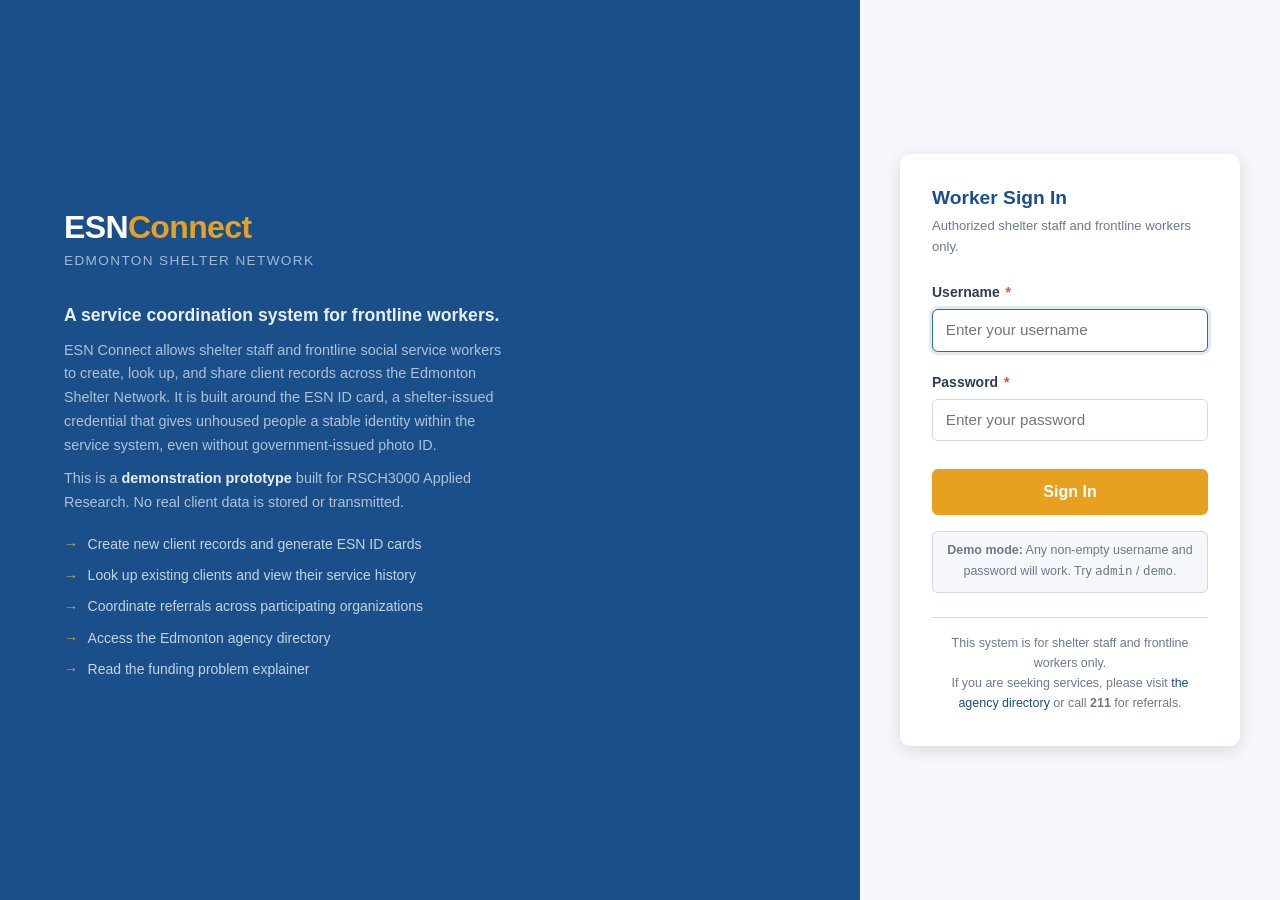
<file: index.html>
<!DOCTYPE html>
<html lang="en">
<head>
  <meta charset="UTF-8">
  <meta name="viewport" content="width=device-width, initial-scale=1.0">
  <title>ESN Connect — Edmonton Shelter Network</title>
  <link rel="stylesheet" href="style.css">
  <style>
    /* Login page overrides body defaults */
    body { display: block; background: var(--primary); }
  </style>
</head>
<body>

<div class="login-page">

  <!-- Left: intro / context -->
  <div class="login-left">
    <div class="login-logo">
      <div class="logo-title">ESN<span>Connect</span></div>
      <div class="logo-sub">Edmonton Shelter Network</div>
    </div>

    <div class="login-intro">
      <h2>A service coordination system for frontline workers.</h2>
      <p>
        ESN Connect allows shelter staff and frontline social service workers
        to create, look up, and share client records across the Edmonton Shelter Network.
        It is built around the ESN ID card, a shelter-issued credential that gives
        unhoused people a stable identity within the service system, even without
        government-issued photo ID.
      </p>
      <p>
        This is a <strong style="color:rgba(255,255,255,0.9)">demonstration prototype</strong>
        built for RSCH3000 Applied Research. No real client data is stored or transmitted.
      </p>

      <ul class="login-features">
        <li>Create new client records and generate ESN ID cards</li>
        <li>Look up existing clients and view their service history</li>
        <li>Coordinate referrals across participating organizations</li>
        <li>Access the Edmonton agency directory</li>
        <li>Read the funding problem explainer</li>
      </ul>
    </div>
  </div>

  <!-- Right: login form -->
  <div class="login-right">
    <div class="login-form-card">
      <h2>Worker Sign In</h2>
      <p class="login-subtitle">Authorized shelter staff and frontline workers only.</p>

      <div id="login-error" class="alert alert-danger hidden">
        Please enter both a username and password.
      </div>

      <form id="login-form" novalidate>
        <div class="form-group">
          <label for="username">Username <span class="required">*</span></label>
          <input
            type="text"
            id="username"
            class="form-control"
            placeholder="Enter your username"
            autocomplete="username"
            autofocus
          >
        </div>

        <div class="form-group">
          <label for="password">Password <span class="required">*</span></label>
          <input
            type="password"
            id="password"
            class="form-control"
            placeholder="Enter your password"
            autocomplete="current-password"
          >
        </div>

        <button type="submit" class="btn btn-accent btn-full btn-lg" style="margin-top:0.5rem;">
          Sign In
        </button>
      </form>

      <div class="login-demo-note">
        <strong>Demo mode:</strong> Any non-empty username and password will work.
        Try <code>admin</code> / <code>demo</code>.
      </div>

      <div style="margin-top:1.5rem; padding-top:1rem; border-top:1px solid var(--border); font-size:0.78rem; color:var(--text-muted); text-align:center;">
        This system is for shelter staff and frontline workers only.<br>
        If you are seeking services, please visit
        <a href="agencies.html" style="color:var(--primary);">the agency directory</a>
        or call <strong>211</strong> for referrals.
      </div>
    </div>
  </div>

</div>

<script src="app.js"></script>
<script>
  // If already logged in, skip to portal
  if (isLoggedIn()) {
    window.location.href = "new-client.html";
  }

  document.getElementById("login-form").addEventListener("submit", function(e) {
    e.preventDefault();
    const username = document.getElementById("username").value;
    const password = document.getElementById("password").value;
    const error = document.getElementById("login-error");

    if (login(username, password)) {
      error.classList.add("hidden");
      window.location.href = "new-client.html";
    } else {
      error.classList.remove("hidden");
      document.getElementById("username").classList.add("error");
      document.getElementById("password").classList.add("error");
    }
  });

  // Clear error state on input
  ["username", "password"].forEach(id => {
    document.getElementById(id).addEventListener("input", function() {
      document.getElementById("login-error").classList.add("hidden");
      this.classList.remove("error");
    });
  });
</script>
</body>
</html>
</file>
<file: style.css>
/* =============================================================
   ESN Connect — Edmonton Shelter Network Connect
   Shared Stylesheet
   ============================================================= */

:root {
  --primary:       #1a4f8a;
  --primary-dark:  #123a6d;
  --primary-light: #2b6cb0;
  --accent:        #e8a020;
  --accent-dark:   #c8880a;
  --bg:            #f5f7fa;
  --bg-card:       #ffffff;
  --text:          #2c3e50;
  --text-muted:    #6c7a8d;
  --border:        #d1d9e6;
  --success:       #27ae60;
  --success-bg:    #eafaf1;
  --danger:        #e74c3c;
  --danger-bg:     #fdecea;
  --warning:       #f39c12;
  --radius:        6px;
  --shadow:        0 2px 8px rgba(0,0,0,0.08);
  --shadow-md:     0 4px 16px rgba(0,0,0,0.12);
}

/* ---- Reset & Base ----------------------------------------- */

*, *::before, *::after {
  box-sizing: border-box;
  margin: 0;
  padding: 0;
}

html {
  font-size: 16px;
  scroll-behavior: smooth;
}

body {
  font-family: -apple-system, BlinkMacSystemFont, "Segoe UI", Roboto, "Helvetica Neue", Arial, sans-serif;
  background: var(--bg);
  color: var(--text);
  line-height: 1.6;
  min-height: 100vh;
  display: flex;
  flex-direction: column;
}

a {
  color: var(--primary);
  text-decoration: none;
}
a:hover {
  text-decoration: underline;
  color: var(--primary-dark);
}

h1, h2, h3, h4, h5 {
  line-height: 1.3;
  color: var(--text);
}

h1 { font-size: 1.8rem; }
h2 { font-size: 1.4rem; }
h3 { font-size: 1.15rem; }

ul, ol {
  padding-left: 1.4rem;
}

/* ---- Top Navigation -------------------------------------- */

.site-nav {
  background: var(--primary);
  color: #fff;
  padding: 0 2rem;
  display: flex;
  align-items: center;
  justify-content: space-between;
  height: 56px;
  position: sticky;
  top: 0;
  z-index: 100;
  box-shadow: 0 2px 6px rgba(0,0,0,0.2);
}

.site-nav .nav-brand {
  display: flex;
  align-items: center;
  gap: 0.6rem;
  color: #fff;
  font-size: 1.05rem;
  font-weight: 700;
  letter-spacing: 0.01em;
  text-decoration: none;
}

.site-nav .nav-brand .brand-accent {
  color: var(--accent);
}

.site-nav .nav-brand .brand-badge {
  background: var(--accent);
  color: var(--primary-dark);
  font-size: 0.65rem;
  font-weight: 800;
  padding: 2px 6px;
  border-radius: 3px;
  letter-spacing: 0.05em;
  text-transform: uppercase;
}

.nav-links {
  display: flex;
  align-items: center;
  gap: 0.2rem;
  list-style: none;
  padding: 0;
}

.nav-links a {
  color: rgba(255,255,255,0.85);
  font-size: 0.875rem;
  padding: 0.4rem 0.8rem;
  border-radius: var(--radius);
  transition: background 0.15s, color 0.15s;
  text-decoration: none;
  font-weight: 500;
}

.nav-links a:hover,
.nav-links a.active {
  background: rgba(255,255,255,0.15);
  color: #fff;
}

.nav-links .nav-logout a {
  color: rgba(255,255,255,0.6);
  font-size: 0.8rem;
  margin-left: 0.5rem;
  border: 1px solid rgba(255,255,255,0.25);
}

.nav-links .nav-logout a:hover {
  background: rgba(255,255,255,0.1);
  color: #fff;
}

/* ---- Page Header Banner ----------------------------------- */

.page-header {
  background: var(--primary);
  color: #fff;
  padding: 2rem 2rem 1.8rem;
  border-bottom: 3px solid var(--accent);
}

.page-header h1 {
  color: #fff;
  font-size: 1.6rem;
}

.page-header p {
  color: rgba(255,255,255,0.75);
  margin-top: 0.3rem;
  font-size: 0.95rem;
}

/* ---- Main Content Container ------------------------------ */

.main-content {
  max-width: 1100px;
  width: 100%;
  margin: 0 auto;
  padding: 2rem 2rem;
  flex: 1;
}

.main-content.narrow {
  max-width: 700px;
}

/* ---- Cards ----------------------------------------------- */

.card {
  background: var(--bg-card);
  border: 1px solid var(--border);
  border-radius: var(--radius);
  box-shadow: var(--shadow);
  padding: 1.5rem;
  margin-bottom: 1.25rem;
}

.card-title {
  font-size: 1rem;
  font-weight: 700;
  color: var(--primary);
  margin-bottom: 1rem;
  padding-bottom: 0.6rem;
  border-bottom: 2px solid var(--border);
  display: flex;
  align-items: center;
  gap: 0.5rem;
}

/* ---- Forms ----------------------------------------------- */

.form-group {
  margin-bottom: 1.2rem;
}

.form-group label {
  display: block;
  font-size: 0.875rem;
  font-weight: 600;
  color: var(--text);
  margin-bottom: 0.35rem;
}

.form-group label .required {
  color: var(--danger);
  margin-left: 2px;
}

.form-control {
  width: 100%;
  padding: 0.55rem 0.8rem;
  border: 1.5px solid var(--border);
  border-radius: var(--radius);
  font-size: 0.95rem;
  font-family: inherit;
  color: var(--text);
  background: #fff;
  transition: border-color 0.15s, box-shadow 0.15s;
  line-height: 1.5;
}

.form-control:focus {
  outline: none;
  border-color: var(--primary-light);
  box-shadow: 0 0 0 3px rgba(26,79,138,0.12);
}

.form-control.error {
  border-color: var(--danger);
}

select.form-control {
  cursor: pointer;
}

textarea.form-control {
  resize: vertical;
  min-height: 90px;
}

.form-hint {
  font-size: 0.8rem;
  color: var(--text-muted);
  margin-top: 0.25rem;
}

.form-error {
  font-size: 0.82rem;
  color: var(--danger);
  margin-top: 0.3rem;
  display: none;
}

.form-error.visible {
  display: block;
}

.form-row {
  display: grid;
  grid-template-columns: 1fr 1fr;
  gap: 1rem;
}

/* ---- Buttons --------------------------------------------- */

.btn {
  display: inline-flex;
  align-items: center;
  justify-content: center;
  gap: 0.4rem;
  padding: 0.55rem 1.2rem;
  font-size: 0.9rem;
  font-weight: 600;
  font-family: inherit;
  border: 2px solid transparent;
  border-radius: var(--radius);
  cursor: pointer;
  transition: background 0.15s, border-color 0.15s, transform 0.1s;
  text-decoration: none;
  white-space: nowrap;
}

.btn:hover { transform: translateY(-1px); }
.btn:active { transform: translateY(0); }

.btn-primary {
  background: var(--primary);
  color: #fff;
  border-color: var(--primary);
}
.btn-primary:hover {
  background: var(--primary-dark);
  border-color: var(--primary-dark);
  color: #fff;
  text-decoration: none;
}

.btn-accent {
  background: var(--accent);
  color: #fff;
  border-color: var(--accent);
}
.btn-accent:hover {
  background: var(--accent-dark);
  border-color: var(--accent-dark);
  color: #fff;
  text-decoration: none;
}

.btn-outline {
  background: transparent;
  color: var(--primary);
  border-color: var(--primary);
}
.btn-outline:hover {
  background: var(--primary);
  color: #fff;
  text-decoration: none;
}

.btn-ghost {
  background: transparent;
  color: var(--text-muted);
  border-color: var(--border);
}
.btn-ghost:hover {
  background: var(--bg);
  color: var(--text);
  text-decoration: none;
}

.btn-sm {
  font-size: 0.8rem;
  padding: 0.35rem 0.8rem;
}

.btn-lg {
  font-size: 1rem;
  padding: 0.75rem 1.8rem;
}

.btn-full {
  width: 100%;
}

/* ---- Alerts ---------------------------------------------- */

.alert {
  padding: 0.9rem 1.1rem;
  border-radius: var(--radius);
  border-left: 4px solid;
  font-size: 0.9rem;
  margin-bottom: 1rem;
}

.alert-success {
  background: var(--success-bg);
  border-color: var(--success);
  color: #1a6b3d;
}

.alert-danger {
  background: var(--danger-bg);
  border-color: var(--danger);
  color: #9b2b2b;
}

.alert-info {
  background: #eaf2fb;
  border-color: var(--primary-light);
  color: #1a4060;
}

.alert-warning {
  background: #fef9e7;
  border-color: var(--warning);
  color: #7d5b00;
}

/* ---- Tags/Badges ----------------------------------------- */

.tag {
  display: inline-block;
  font-size: 0.72rem;
  font-weight: 700;
  text-transform: uppercase;
  letter-spacing: 0.04em;
  padding: 2px 8px;
  border-radius: 12px;
  margin: 2px;
}

.tag-shelter  { background: #dbeafe; color: #1e3a6b; }
.tag-food     { background: #fef3c7; color: #7d4800; }
.tag-health   { background: #dcfce7; color: #1a5c30; }
.tag-housing  { background: #ede9fe; color: #4a1d8a; }
.tag-employment { background: #fce7f3; color: #7a1a4a; }
.tag-id       { background: #fff7ed; color: #7a3a00; }
.tag-outreach { background: #e0f2fe; color: #083652; }
.tag-women    { background: #fce7f3; color: #7a1a4a; }
.tag-indigenous { background: #ecfdf5; color: #065f46; }
.tag-referral { background: #f3f4f6; color: #374151; }

/* ---- Tables ---------------------------------------------- */

.data-table {
  width: 100%;
  border-collapse: collapse;
  font-size: 0.875rem;
  margin-top: 0.5rem;
}

.data-table th {
  text-align: left;
  padding: 0.6rem 0.75rem;
  background: var(--bg);
  color: var(--text-muted);
  font-size: 0.78rem;
  font-weight: 700;
  text-transform: uppercase;
  letter-spacing: 0.05em;
  border-bottom: 2px solid var(--border);
}

.data-table td {
  padding: 0.65rem 0.75rem;
  border-bottom: 1px solid var(--border);
  vertical-align: top;
}

.data-table tr:last-child td {
  border-bottom: none;
}

.data-table tr:hover td {
  background: #f8fafc;
}

/* ---- ID Card --------------------------------------------- */

.id-card-wrapper {
  display: flex;
  flex-direction: column;
  align-items: center;
  gap: 1rem;
  margin-top: 1.5rem;
}

.id-card {
  width: 340px;
  background: linear-gradient(135deg, var(--primary) 0%, var(--primary-dark) 100%);
  border-radius: 12px;
  padding: 1.2rem;
  box-shadow: var(--shadow-md);
  color: #fff;
  position: relative;
  overflow: hidden;
  font-family: inherit;
}

.id-card::before {
  content: "";
  position: absolute;
  top: -30px;
  right: -30px;
  width: 120px;
  height: 120px;
  border-radius: 50%;
  background: rgba(255,255,255,0.05);
}

.id-card::after {
  content: "";
  position: absolute;
  bottom: -20px;
  left: -20px;
  width: 90px;
  height: 90px;
  border-radius: 50%;
  background: rgba(255,255,255,0.04);
}

.id-card-header {
  display: flex;
  align-items: center;
  gap: 0.5rem;
  margin-bottom: 1rem;
  padding-bottom: 0.7rem;
  border-bottom: 1px solid rgba(255,255,255,0.2);
}

.id-card-header .org-name {
  font-size: 0.75rem;
  font-weight: 700;
  text-transform: uppercase;
  letter-spacing: 0.08em;
  color: rgba(255,255,255,0.9);
}

.id-card-header .esn-badge {
  background: var(--accent);
  color: var(--primary-dark);
  font-size: 0.6rem;
  font-weight: 800;
  padding: 2px 6px;
  border-radius: 3px;
  text-transform: uppercase;
  letter-spacing: 0.05em;
  margin-left: auto;
}

.id-card-body {
  display: flex;
  gap: 1rem;
  align-items: flex-start;
}

.id-card-photo {
  width: 80px;
  height: 80px;
  border-radius: 6px;
  object-fit: cover;
  border: 2px solid rgba(255,255,255,0.3);
  flex-shrink: 0;
  background: rgba(255,255,255,0.1);
}

.id-card-fields {
  flex: 1;
  min-width: 0;
}

.id-card-name {
  font-size: 1.1rem;
  font-weight: 700;
  color: #fff;
  margin-bottom: 0.4rem;
  line-height: 1.2;
}

.id-card-field {
  font-size: 0.72rem;
  color: rgba(255,255,255,0.7);
  margin-bottom: 0.2rem;
}

.id-card-field strong {
  color: rgba(255,255,255,0.95);
  font-weight: 600;
}

.id-card-footer {
  margin-top: 0.9rem;
  padding-top: 0.7rem;
  border-top: 1px solid rgba(255,255,255,0.15);
  display: flex;
  justify-content: space-between;
  align-items: flex-end;
}

.id-card-id {
  font-size: 0.78rem;
  font-weight: 700;
  letter-spacing: 0.08em;
  color: var(--accent);
}

.id-card-qr {
  width: 48px;
  height: 48px;
  background: #fff;
  border-radius: 4px;
  display: flex;
  align-items: center;
  justify-content: center;
  padding: 4px;
}

.id-card-qr svg {
  width: 100%;
  height: 100%;
}

/* ---- Client Profile (Lookup) ----------------------------- */

.client-profile {
  display: grid;
  grid-template-columns: 160px 1fr;
  gap: 1.5rem;
  align-items: start;
}

.client-profile-photo {
  width: 150px;
  height: 150px;
  border-radius: var(--radius);
  object-fit: cover;
  border: 2px solid var(--border);
  box-shadow: var(--shadow);
}

.client-profile-info {
  flex: 1;
}

.client-profile-name {
  font-size: 1.4rem;
  font-weight: 700;
  color: var(--primary);
  margin-bottom: 0.4rem;
}

.client-profile-meta {
  display: flex;
  flex-wrap: wrap;
  gap: 1rem;
  font-size: 0.875rem;
  color: var(--text-muted);
  margin-bottom: 0.75rem;
}

.client-profile-meta span strong {
  color: var(--text);
}

/* ---- Agency Cards ---------------------------------------- */

.agencies-grid {
  display: grid;
  grid-template-columns: repeat(auto-fill, minmax(320px, 1fr));
  gap: 1.25rem;
}

.agency-card {
  background: var(--bg-card);
  border: 1px solid var(--border);
  border-radius: var(--radius);
  box-shadow: var(--shadow);
  padding: 1.25rem;
  display: flex;
  flex-direction: column;
  gap: 0.6rem;
  transition: box-shadow 0.15s, transform 0.15s;
}

.agency-card:hover {
  box-shadow: var(--shadow-md);
  transform: translateY(-2px);
}

.agency-card-name {
  font-size: 1rem;
  font-weight: 700;
  color: var(--primary);
  line-height: 1.3;
}

.agency-card-tags {
  display: flex;
  flex-wrap: wrap;
  gap: 2px;
}

.agency-card-desc {
  font-size: 0.875rem;
  color: var(--text);
  line-height: 1.55;
  flex: 1;
}

.agency-card-footer {
  display: flex;
  align-items: center;
  justify-content: space-between;
  padding-top: 0.6rem;
  border-top: 1px solid var(--border);
  margin-top: 0.2rem;
  gap: 0.5rem;
}

.agency-card-link {
  font-size: 0.82rem;
  color: var(--primary);
  font-weight: 600;
}

/* ---- Search Bar ------------------------------------------ */

.search-bar {
  display: flex;
  gap: 0.5rem;
  margin-bottom: 1.5rem;
}

.search-bar .form-control {
  flex: 1;
  font-size: 1rem;
  padding: 0.65rem 1rem;
}

/* ---- Section Dividers ------------------------------------ */

.section-label {
  font-size: 0.75rem;
  font-weight: 700;
  text-transform: uppercase;
  letter-spacing: 0.08em;
  color: var(--text-muted);
  margin: 1.5rem 0 0.75rem;
  padding-bottom: 0.4rem;
  border-bottom: 1px solid var(--border);
}

/* ---- Funding Page ---------------------------------------- */

.funding-section {
  background: var(--bg-card);
  border: 1px solid var(--border);
  border-radius: var(--radius);
  box-shadow: var(--shadow);
  padding: 1.75rem;
  margin-bottom: 1.5rem;
}

.funding-section h2 {
  color: var(--primary);
  font-size: 1.25rem;
  margin-bottom: 0.75rem;
  padding-bottom: 0.5rem;
  border-bottom: 2px solid var(--border);
}

.funding-section h3 {
  color: var(--text);
  font-size: 1rem;
  margin: 1rem 0 0.4rem;
}

.funding-section p,
.funding-section li {
  font-size: 0.95rem;
  line-height: 1.7;
  color: var(--text);
  margin-bottom: 0.6rem;
}

.funding-section ul,
.funding-section ol {
  margin-bottom: 0.8rem;
}

.callout {
  background: #eaf2fb;
  border-left: 4px solid var(--primary);
  padding: 1rem 1.2rem;
  border-radius: 0 var(--radius) var(--radius) 0;
  margin: 1rem 0;
}

.callout-warning {
  background: #fef9e7;
  border-left-color: var(--warning);
}

.callout-accent {
  background: #fff8ec;
  border-left-color: var(--accent);
}

.callout p {
  margin: 0;
  font-size: 0.95rem;
  line-height: 1.6;
}

.callout strong {
  display: block;
  margin-bottom: 0.3rem;
  font-size: 0.8rem;
  text-transform: uppercase;
  letter-spacing: 0.06em;
  color: var(--text-muted);
}

/* ---- Login Page ------------------------------------------ */

.login-page {
  min-height: 100vh;
  background: var(--primary);
  display: flex;
  align-items: stretch;
}

.login-left {
  flex: 1;
  display: flex;
  flex-direction: column;
  justify-content: center;
  padding: 3rem 4rem;
  color: #fff;
}

.login-logo {
  margin-bottom: 2rem;
}

.login-logo .logo-title {
  font-size: 2rem;
  font-weight: 800;
  color: #fff;
  letter-spacing: -0.02em;
  line-height: 1.1;
}

.login-logo .logo-title span {
  color: var(--accent);
}

.login-logo .logo-sub {
  font-size: 0.85rem;
  color: rgba(255,255,255,0.6);
  margin-top: 0.3rem;
  text-transform: uppercase;
  letter-spacing: 0.1em;
}

.login-intro {
  max-width: 440px;
}

.login-intro h2 {
  font-size: 1.1rem;
  font-weight: 600;
  color: rgba(255,255,255,0.9);
  margin-bottom: 0.75rem;
}

.login-intro p {
  font-size: 0.9rem;
  color: rgba(255,255,255,0.65);
  line-height: 1.65;
  margin-bottom: 0.6rem;
}

.login-features {
  list-style: none;
  padding: 0;
  margin-top: 1.2rem;
}

.login-features li {
  display: flex;
  align-items: flex-start;
  gap: 0.6rem;
  font-size: 0.875rem;
  color: rgba(255,255,255,0.75);
  margin-bottom: 0.6rem;
  line-height: 1.5;
}

.login-features li::before {
  content: "→";
  color: var(--accent);
  font-weight: 700;
  flex-shrink: 0;
  margin-top: 0.05em;
}

.login-right {
  width: 420px;
  background: var(--bg);
  display: flex;
  align-items: center;
  justify-content: center;
  padding: 2.5rem;
}

.login-form-card {
  width: 100%;
  background: var(--bg-card);
  border-radius: 10px;
  padding: 2rem;
  box-shadow: var(--shadow-md);
}

.login-form-card h2 {
  font-size: 1.2rem;
  color: var(--primary);
  margin-bottom: 0.25rem;
}

.login-form-card .login-subtitle {
  font-size: 0.82rem;
  color: var(--text-muted);
  margin-bottom: 1.5rem;
}

.login-demo-note {
  font-size: 0.78rem;
  color: var(--text-muted);
  background: var(--bg);
  padding: 0.6rem 0.8rem;
  border-radius: var(--radius);
  margin-top: 1rem;
  border: 1px solid var(--border);
  text-align: center;
}

/* ---- Photo Upload Preview -------------------------------- */

.photo-upload-area {
  border: 2px dashed var(--border);
  border-radius: var(--radius);
  padding: 1.5rem;
  text-align: center;
  cursor: pointer;
  transition: border-color 0.2s, background 0.2s;
  position: relative;
}

.photo-upload-area:hover {
  border-color: var(--primary-light);
  background: #f0f6ff;
}

.photo-upload-area input[type="file"] {
  position: absolute;
  inset: 0;
  opacity: 0;
  cursor: pointer;
  width: 100%;
  height: 100%;
}

.photo-upload-icon {
  font-size: 2rem;
  margin-bottom: 0.4rem;
  color: var(--text-muted);
}

.photo-upload-label {
  font-size: 0.875rem;
  color: var(--text-muted);
}

.photo-upload-label strong {
  color: var(--primary);
}

.photo-preview-container {
  display: none;
  flex-direction: column;
  align-items: center;
  gap: 0.5rem;
}

.photo-preview-container.visible {
  display: flex;
}

.photo-preview {
  width: 120px;
  height: 120px;
  object-fit: cover;
  border-radius: var(--radius);
  border: 2px solid var(--border);
}

/* ---- Empty / No Results ---------------------------------- */

.empty-state {
  text-align: center;
  padding: 3rem 1rem;
  color: var(--text-muted);
}

.empty-state-icon {
  font-size: 2.5rem;
  margin-bottom: 0.75rem;
  opacity: 0.4;
}

.empty-state p {
  font-size: 0.95rem;
}

/* ---- Utility --------------------------------------------- */

.text-muted { color: var(--text-muted); }
.text-primary { color: var(--primary); }
.text-accent { color: var(--accent); }
.text-success { color: var(--success); }
.text-danger { color: var(--danger); }
.font-bold { font-weight: 700; }
.mt-1 { margin-top: 0.5rem; }
.mt-2 { margin-top: 1rem; }
.mt-3 { margin-top: 1.5rem; }
.mb-1 { margin-bottom: 0.5rem; }
.mb-2 { margin-bottom: 1rem; }
.mb-3 { margin-bottom: 1.5rem; }
.d-flex { display: flex; }
.gap-1 { gap: 0.5rem; }
.gap-2 { gap: 1rem; }
.align-center { align-items: center; }
.justify-between { justify-content: space-between; }
.hidden { display: none !important; }

/* ---- Footer ---------------------------------------------- */

.site-footer {
  background: var(--primary-dark);
  color: rgba(255,255,255,0.5);
  text-align: center;
  font-size: 0.78rem;
  padding: 1rem 2rem;
  margin-top: auto;
}

.site-footer a {
  color: rgba(255,255,255,0.7);
}

/* ---- Print (ID card) ------------------------------------- */

@media print {
  .site-nav, .site-footer, .page-header,
  .btn, .search-bar, .form-group, .alert { display: none !important; }

  .id-card {
    box-shadow: none;
    border: 1px solid #ccc;
    page-break-inside: avoid;
  }
}
</file>
